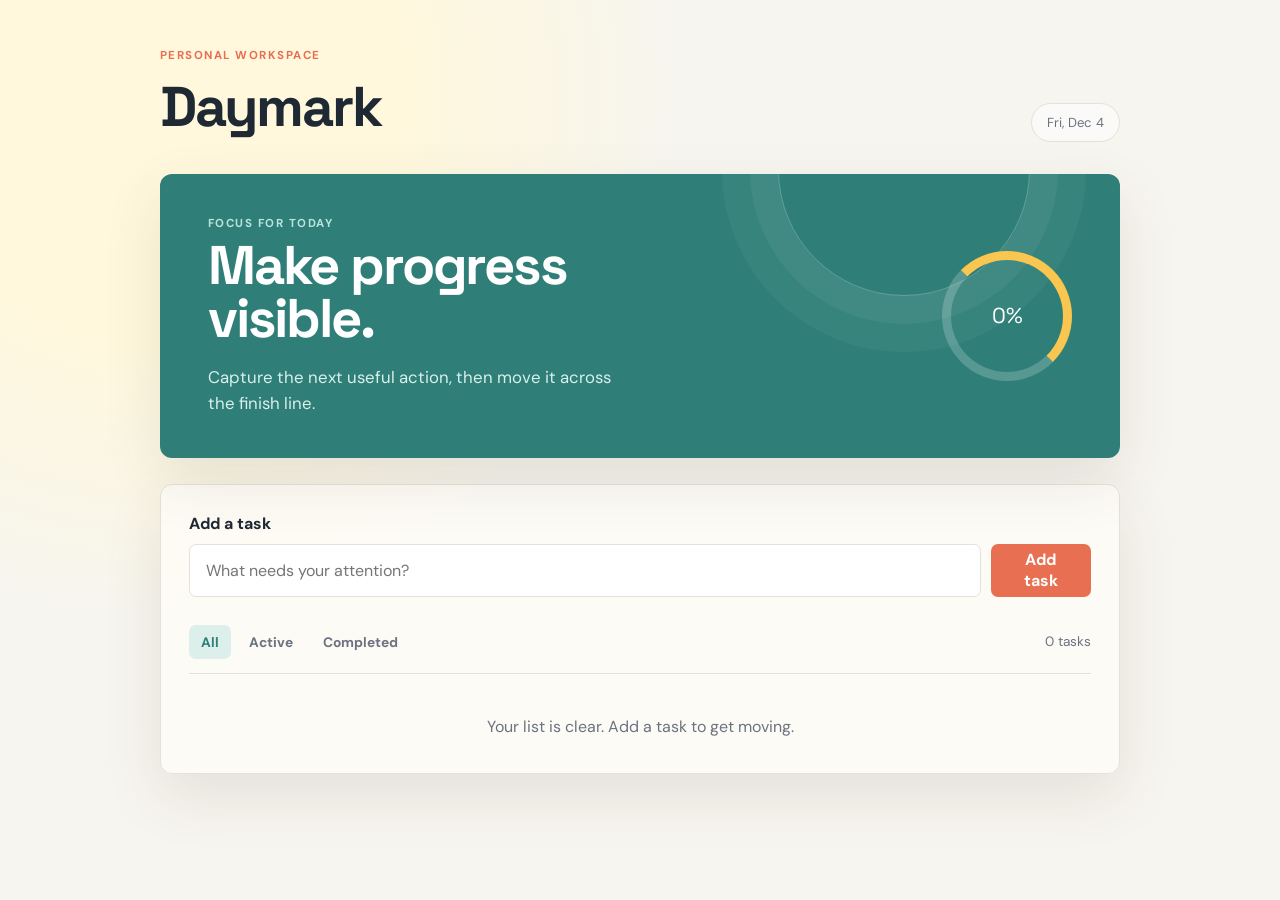
<file: index.html>
<!doctype html>
<html lang="en">
<head>
  <meta charset="UTF-8">
  <meta name="viewport" content="width=device-width, initial-scale=1.0">
  <title>Daymark | To-Do List</title>
  <link rel="stylesheet" href="style.css">
</head>
<body>
  <main class="app-shell">
    <header class="topbar">
      <div>
        <p class="eyebrow">PERSONAL WORKSPACE</p>
        <h1>Daymark</h1>
      </div>
      <div class="date-chip" id="today"></div>
    </header>

    <section class="hero-panel">
      <div>
        <p class="eyebrow">FOCUS FOR TODAY</p>
        <h2>Make progress visible.</h2>
        <p class="hero-copy">Capture the next useful action, then move it across the finish line.</p>
      </div>
      <div class="progress-ring" aria-label="Completion progress"><span id="progressValue">0%</span></div>
    </section>

    <section class="workspace" aria-label="To-do workspace">
      <form class="task-form" id="taskForm">
        <label for="taskInput">Add a task</label>
        <div class="input-row">
          <input id="taskInput" name="task" type="text" placeholder="What needs your attention?" autocomplete="off" required>
          <button type="submit">Add task</button>
        </div>
      </form>
      <div class="toolbar">
        <div class="filter-group" role="group" aria-label="Filter tasks">
          <button class="filter active" data-filter="all" type="button">All</button>
          <button class="filter" data-filter="active" type="button">Active</button>
          <button class="filter" data-filter="completed" type="button">Completed</button>
        </div>
        <span class="task-count" id="taskCount">0 tasks</span>
      </div>
      <ul class="task-list" id="taskList" aria-live="polite"></ul>
      <p class="empty-state" id="emptyState">Your list is clear. Add a task to get moving.</p>
    </section>
  </main>
  <script src="script.js"></script>
</body>
</html>
</file>
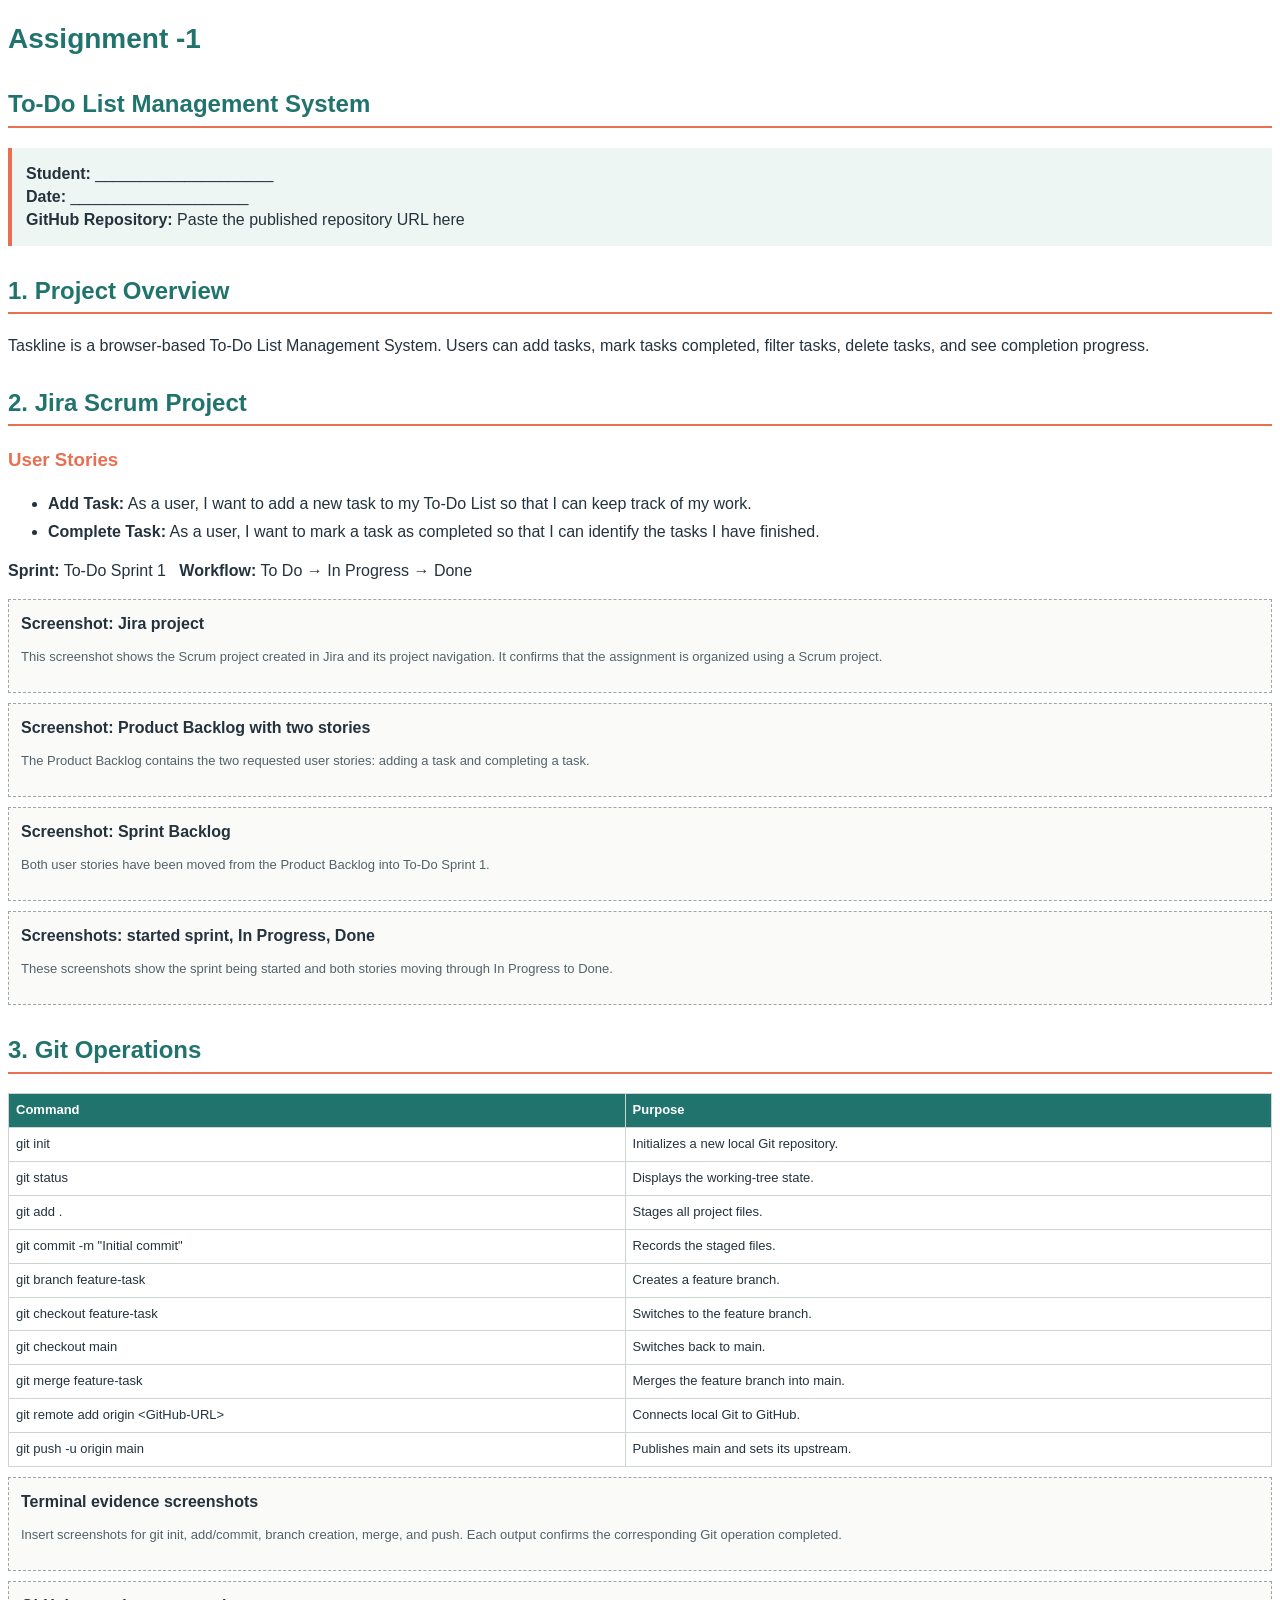
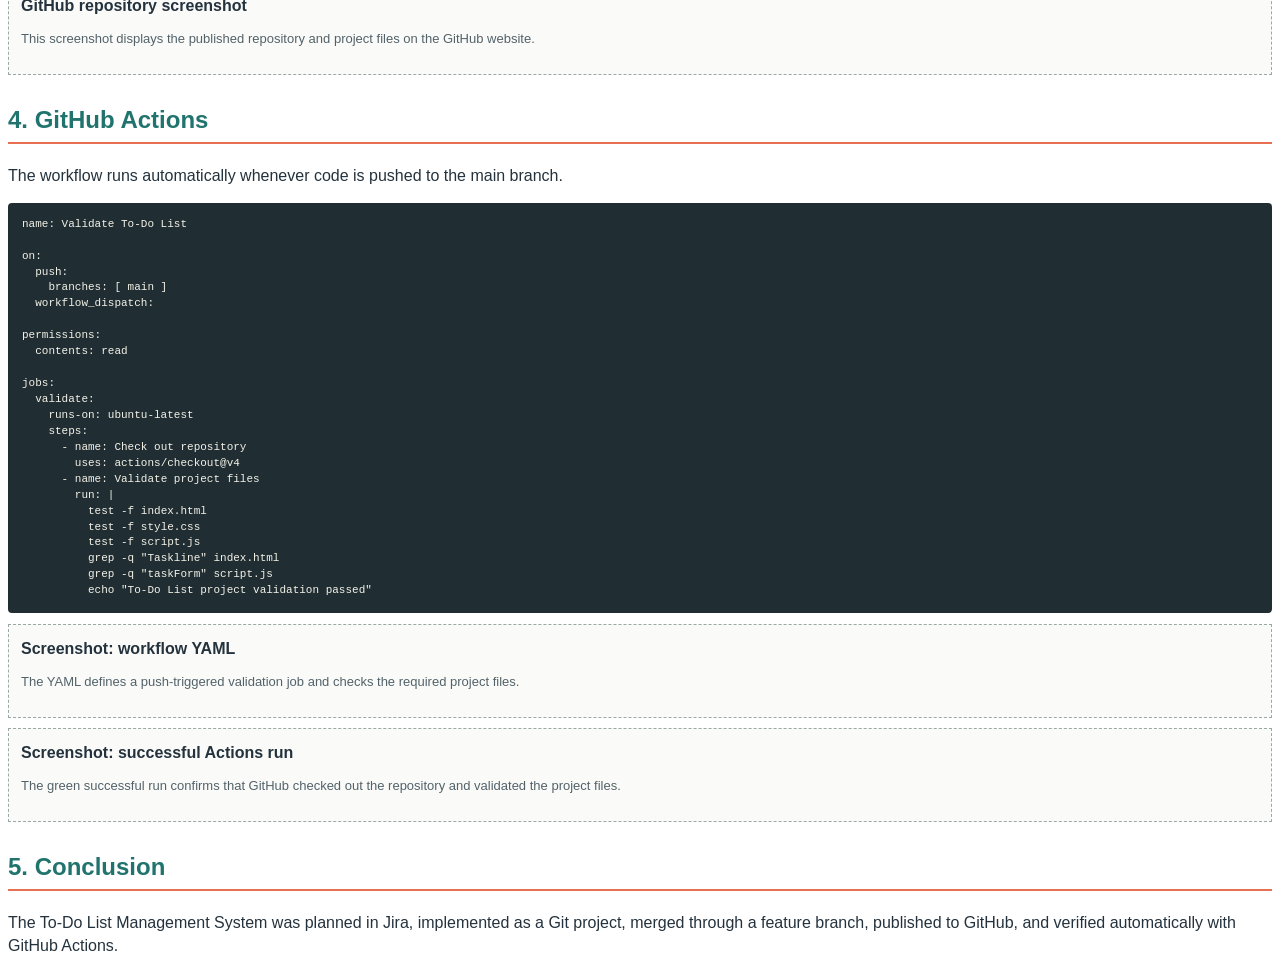
<file: report.html>
<!doctype html>
<html lang="en"><head><meta charset="UTF-8"><title>Assignment -1 | Taskline</title><style>@page{size:A4;margin:18mm}body{font-family:Arial,sans-serif;color:#24323d;line-height:1.45}h1{color:#21736d;font-size:28px;margin-bottom:4px}h2{color:#21736d;border-bottom:2px solid #e86f51;padding-bottom:4px;margin-top:28px}h3{color:#e86f51}.meta{background:#eef6f3;padding:14px;border-left:4px solid #e86f51}.evidence{border:1px dashed #9aa8a6;background:#fafbf9;min-height:60px;padding:12px;margin:10px 0}.explain{font-size:13px;color:#536269}table{border-collapse:collapse;width:100%;font-size:13px}td,th{border:1px solid #ccd5d2;padding:7px;text-align:left;vertical-align:top}th{background:#21736d;color:white}pre{background:#202d33;color:#f4f3e8;padding:14px;border-radius:4px;font-size:11px;white-space:pre-wrap}li{margin:5px 0}.page-break{page-break-before:always}</style></head><body>
<h1>Assignment -1</h1><h2>To-Do List Management System</h2>
<div class="meta"><b>Student:</b> ____________________<br><b>Date:</b> ____________________<br><b>GitHub Repository:</b> Paste the published repository URL here</div>
<h2>1. Project Overview</h2><p>Taskline is a browser-based To-Do List Management System. Users can add tasks, mark tasks completed, filter tasks, delete tasks, and see completion progress.</p>
<h2>2. Jira Scrum Project</h2><h3>User Stories</h3><ul><li><b>Add Task:</b> As a user, I want to add a new task to my To-Do List so that I can keep track of my work.</li><li><b>Complete Task:</b> As a user, I want to mark a task as completed so that I can identify the tasks I have finished.</li></ul><p><b>Sprint:</b> To-Do Sprint 1 &nbsp; <b>Workflow:</b> To Do → In Progress → Done</p>
<div class="evidence"><b>Screenshot: Jira project</b><p class="explain">This screenshot shows the Scrum project created in Jira and its project navigation. It confirms that the assignment is organized using a Scrum project.</p></div><div class="evidence"><b>Screenshot: Product Backlog with two stories</b><p class="explain">The Product Backlog contains the two requested user stories: adding a task and completing a task.</p></div><div class="evidence"><b>Screenshot: Sprint Backlog</b><p class="explain">Both user stories have been moved from the Product Backlog into To-Do Sprint 1.</p></div><div class="evidence"><b>Screenshots: started sprint, In Progress, Done</b><p class="explain">These screenshots show the sprint being started and both stories moving through In Progress to Done.</p></div>
<h2>3. Git Operations</h2><table><tr><th>Command</th><th>Purpose</th></tr><tr><td>git init</td><td>Initializes a new local Git repository.</td></tr><tr><td>git status</td><td>Displays the working-tree state.</td></tr><tr><td>git add .</td><td>Stages all project files.</td></tr><tr><td>git commit -m "Initial commit"</td><td>Records the staged files.</td></tr><tr><td>git branch feature-task</td><td>Creates a feature branch.</td></tr><tr><td>git checkout feature-task</td><td>Switches to the feature branch.</td></tr><tr><td>git checkout main</td><td>Switches back to main.</td></tr><tr><td>git merge feature-task</td><td>Merges the feature branch into main.</td></tr><tr><td>git remote add origin &lt;GitHub-URL&gt;</td><td>Connects local Git to GitHub.</td></tr><tr><td>git push -u origin main</td><td>Publishes main and sets its upstream.</td></tr></table>
<div class="evidence"><b>Terminal evidence screenshots</b><p class="explain">Insert screenshots for git init, add/commit, branch creation, merge, and push. Each output confirms the corresponding Git operation completed.</p></div><div class="evidence"><b>GitHub repository screenshot</b><p class="explain">This screenshot displays the published repository and project files on the GitHub website.</p></div>
<h2>4. GitHub Actions</h2><p>The workflow runs automatically whenever code is pushed to the main branch.</p><pre>name: Validate To-Do List

on:
  push:
    branches: [ main ]
  workflow_dispatch:

permissions:
  contents: read

jobs:
  validate:
    runs-on: ubuntu-latest
    steps:
      - name: Check out repository
        uses: actions/checkout@v4
      - name: Validate project files
        run: |
          test -f index.html
          test -f style.css
          test -f script.js
          grep -q "Taskline" index.html
          grep -q "taskForm" script.js
          echo "To-Do List project validation passed"</pre><div class="evidence"><b>Screenshot: workflow YAML</b><p class="explain">The YAML defines a push-triggered validation job and checks the required project files.</p></div><div class="evidence"><b>Screenshot: successful Actions run</b><p class="explain">The green successful run confirms that GitHub checked out the repository and validated the project files.</p></div>
<h2>5. Conclusion</h2><p>The To-Do List Management System was planned in Jira, implemented as a Git project, merged through a feature branch, published to GitHub, and verified automatically with GitHub Actions.</p>
</body></html>
</file>
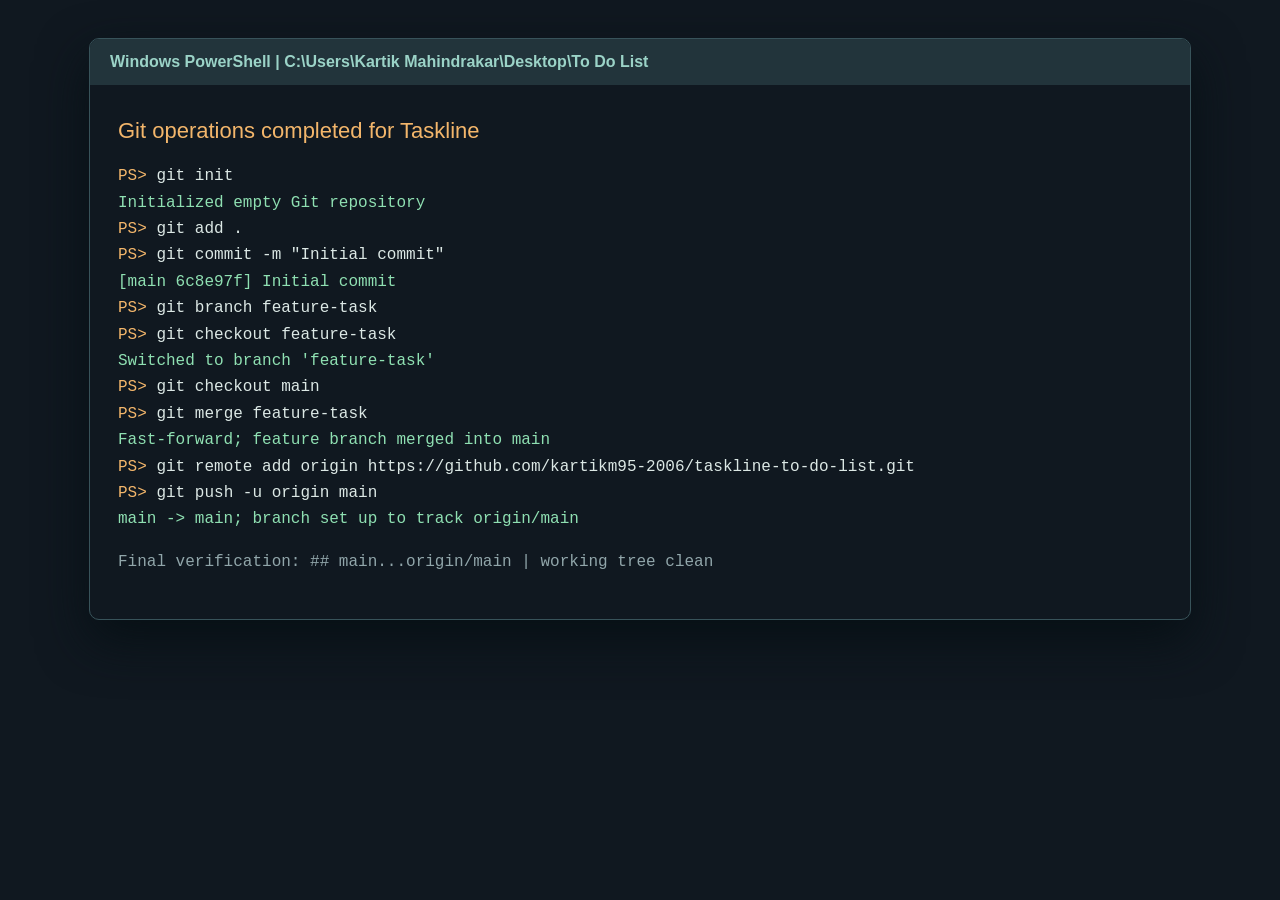
<file: terminal-evidence.html>
<!doctype html>
<html lang="en">
<head><meta charset="UTF-8"><title>Terminal Evidence | Taskline</title><style>body{margin:0;background:#101820;color:#dce8e5;font-family:Consolas,'Courier New',monospace;padding:38px}.terminal{max-width:1100px;margin:auto;border:1px solid #38535a;border-radius:10px;overflow:hidden;box-shadow:0 20px 50px #071015}.bar{background:#22343b;padding:14px 20px;color:#9bd3c7;font-family:Arial,sans-serif;font-weight:700}.screen{padding:28px;font-size:16px;line-height:1.65}.prompt{color:#f3b66b}.ok{color:#8fe0b2}.muted{color:#91a6aa}.title{font-family:Arial,sans-serif;color:#f3b66b;font-size:22px;margin:0 0 14px}</style></head>
<body><div class="terminal"><div class="bar">Windows PowerShell | C:\Users\Kartik Mahindrakar\Desktop\To Do List</div><div class="screen"><p class="title">Git operations completed for Taskline</p><div><span class="prompt">PS&gt;</span> git init<br><span class="ok">Initialized empty Git repository</span></div><div><span class="prompt">PS&gt;</span> git add .<br><span class="prompt">PS&gt;</span> git commit -m "Initial commit"<br><span class="ok">[main 6c8e97f] Initial commit</span></div><div><span class="prompt">PS&gt;</span> git branch feature-task<br><span class="prompt">PS&gt;</span> git checkout feature-task<br><span class="ok">Switched to branch 'feature-task'</span></div><div><span class="prompt">PS&gt;</span> git checkout main<br><span class="prompt">PS&gt;</span> git merge feature-task<br><span class="ok">Fast-forward; feature branch merged into main</span></div><div><span class="prompt">PS&gt;</span> git remote add origin https://github.com/kartikm95-2006/taskline-to-do-list.git<br><span class="prompt">PS&gt;</span> git push -u origin main<br><span class="ok">main -&gt; main; branch set up to track origin/main</span></div><p class="muted">Final verification: ## main...origin/main | working tree clean</p></div></div></body></html>
</file>
<file: style.css>
@import url('https://fonts.googleapis.com/css2?family=DM+Sans:wght@400;500;700&family=Space+Grotesk:wght@500;600;700&display=swap');

:root {
  --ink: #1f2933;
  --muted: #6b7280;
  --paper: #f7f5ef;
  --panel: #fffdf8;
  --line: #e6e1d8;
  --coral: #e86f51;
  --teal: #2f7f78;
  --soft-teal: #dcefeb;
  --shadow: 0 22px 60px rgba(70, 61, 43, 0.11);
}

* { box-sizing: border-box; }
body { margin: 0; min-height: 100vh; background: radial-gradient(circle at 12% 10%, #fff8dd 0 18%, transparent 38%), var(--paper); color: var(--ink); font-family: 'DM Sans', sans-serif; }
.app-shell { width: min(960px, calc(100% - 40px)); margin: 0 auto; padding: 48px 0 72px; }
.topbar { display: flex; justify-content: space-between; align-items: end; margin-bottom: 32px; }
.eyebrow { margin: 0 0 8px; color: var(--coral); font-size: 0.72rem; font-weight: 700; letter-spacing: 0.13em; }
h1, h2 { margin: 0; font-family: 'Space Grotesk', sans-serif; letter-spacing: -0.04em; }
h1 { font-size: clamp(2rem, 5vw, 3.5rem); }
h2 { font-size: clamp(2rem, 5vw, 3.4rem); line-height: 0.98; max-width: 430px; }
.date-chip { border: 1px solid var(--line); border-radius: 999px; padding: 10px 15px; color: var(--muted); font-size: 0.82rem; background: rgba(255,255,255,0.58); }
.hero-panel { display: flex; justify-content: space-between; align-items: center; gap: 24px; min-height: 250px; padding: 42px 48px; border-radius: 12px; background: var(--teal); color: white; box-shadow: var(--shadow); overflow: hidden; position: relative; }
.hero-panel::after { content: ''; position: absolute; width: 250px; height: 250px; right: 90px; top: -130px; border: 1px solid rgba(255,255,255,0.24); border-radius: 50%; box-shadow: 0 0 0 28px rgba(255,255,255,0.05), 0 0 0 56px rgba(255,255,255,0.04); }
.hero-panel .eyebrow { color: #b9e3dd; }
.hero-copy { max-width: 420px; margin: 18px 0 0; color: #d9f0ed; font-size: 1.05rem; line-height: 1.55; }
.progress-ring { display: grid; place-items: center; flex: 0 0 130px; height: 130px; border: 9px solid rgba(255,255,255,0.2); border-top-color: #f9c74f; border-right-color: #f9c74f; border-radius: 50%; font-family: 'Space Grotesk', sans-serif; font-size: 1.35rem; position: relative; z-index: 1; }
.workspace { margin-top: 26px; padding: 28px; border: 1px solid var(--line); border-radius: 12px; background: rgba(255,253,248,0.82); box-shadow: var(--shadow); }
.task-form label { display: block; margin-bottom: 10px; font-weight: 700; }
.input-row { display: flex; gap: 10px; }
input { width: 100%; border: 1px solid var(--line); border-radius: 7px; padding: 15px 16px; background: white; color: var(--ink); font: inherit; outline: none; }
input:focus { border-color: var(--teal); box-shadow: 0 0 0 3px var(--soft-teal); }
button { border: 0; border-radius: 7px; padding: 0 20px; background: var(--coral); color: white; font: inherit; font-weight: 700; cursor: pointer; transition: transform 160ms ease, filter 160ms ease; }
button:hover { filter: brightness(0.94); transform: translateY(-1px); }
.toolbar { display: flex; justify-content: space-between; align-items: center; margin: 28px 0 14px; border-bottom: 1px solid var(--line); padding-bottom: 14px; }
.filter-group { display: flex; gap: 6px; }
.filter { padding: 8px 12px; background: transparent; color: var(--muted); font-size: 0.86rem; }
.filter.active { background: var(--soft-teal); color: var(--teal); }
.task-count { color: var(--muted); font-size: 0.85rem; }
.task-list { display: grid; gap: 10px; list-style: none; padding: 0; margin: 0; }
.task-item { display: flex; align-items: center; gap: 13px; padding: 15px 4px; border-bottom: 1px solid var(--line); animation: rise 220ms ease both; }
.task-item input[type='checkbox'] { accent-color: var(--teal); width: 19px; height: 19px; flex: 0 0 auto; }
.task-text { flex: 1; line-height: 1.4; }
.task-item.completed .task-text { color: var(--muted); text-decoration: line-through; }
.delete-task { padding: 7px 10px; background: transparent; color: var(--muted); font-size: 0.8rem; }
.empty-state { margin: 28px 0 8px; color: var(--muted); text-align: center; }
@keyframes rise { from { opacity: 0; transform: translateY(5px); } to { opacity: 1; transform: translateY(0); } }
@media (max-width: 600px) { .app-shell { width: min(100% - 24px, 960px); padding-top: 26px; } .topbar { align-items: start; gap: 18px; } .date-chip { font-size: 0.72rem; } .hero-panel { padding: 30px 26px; min-height: 300px; align-items: start; flex-direction: column; } .progress-ring { align-self: end; margin-top: -40px; } .workspace { padding: 20px 16px; } .input-row { flex-direction: column; } button { min-height: 44px; } }
</file>
